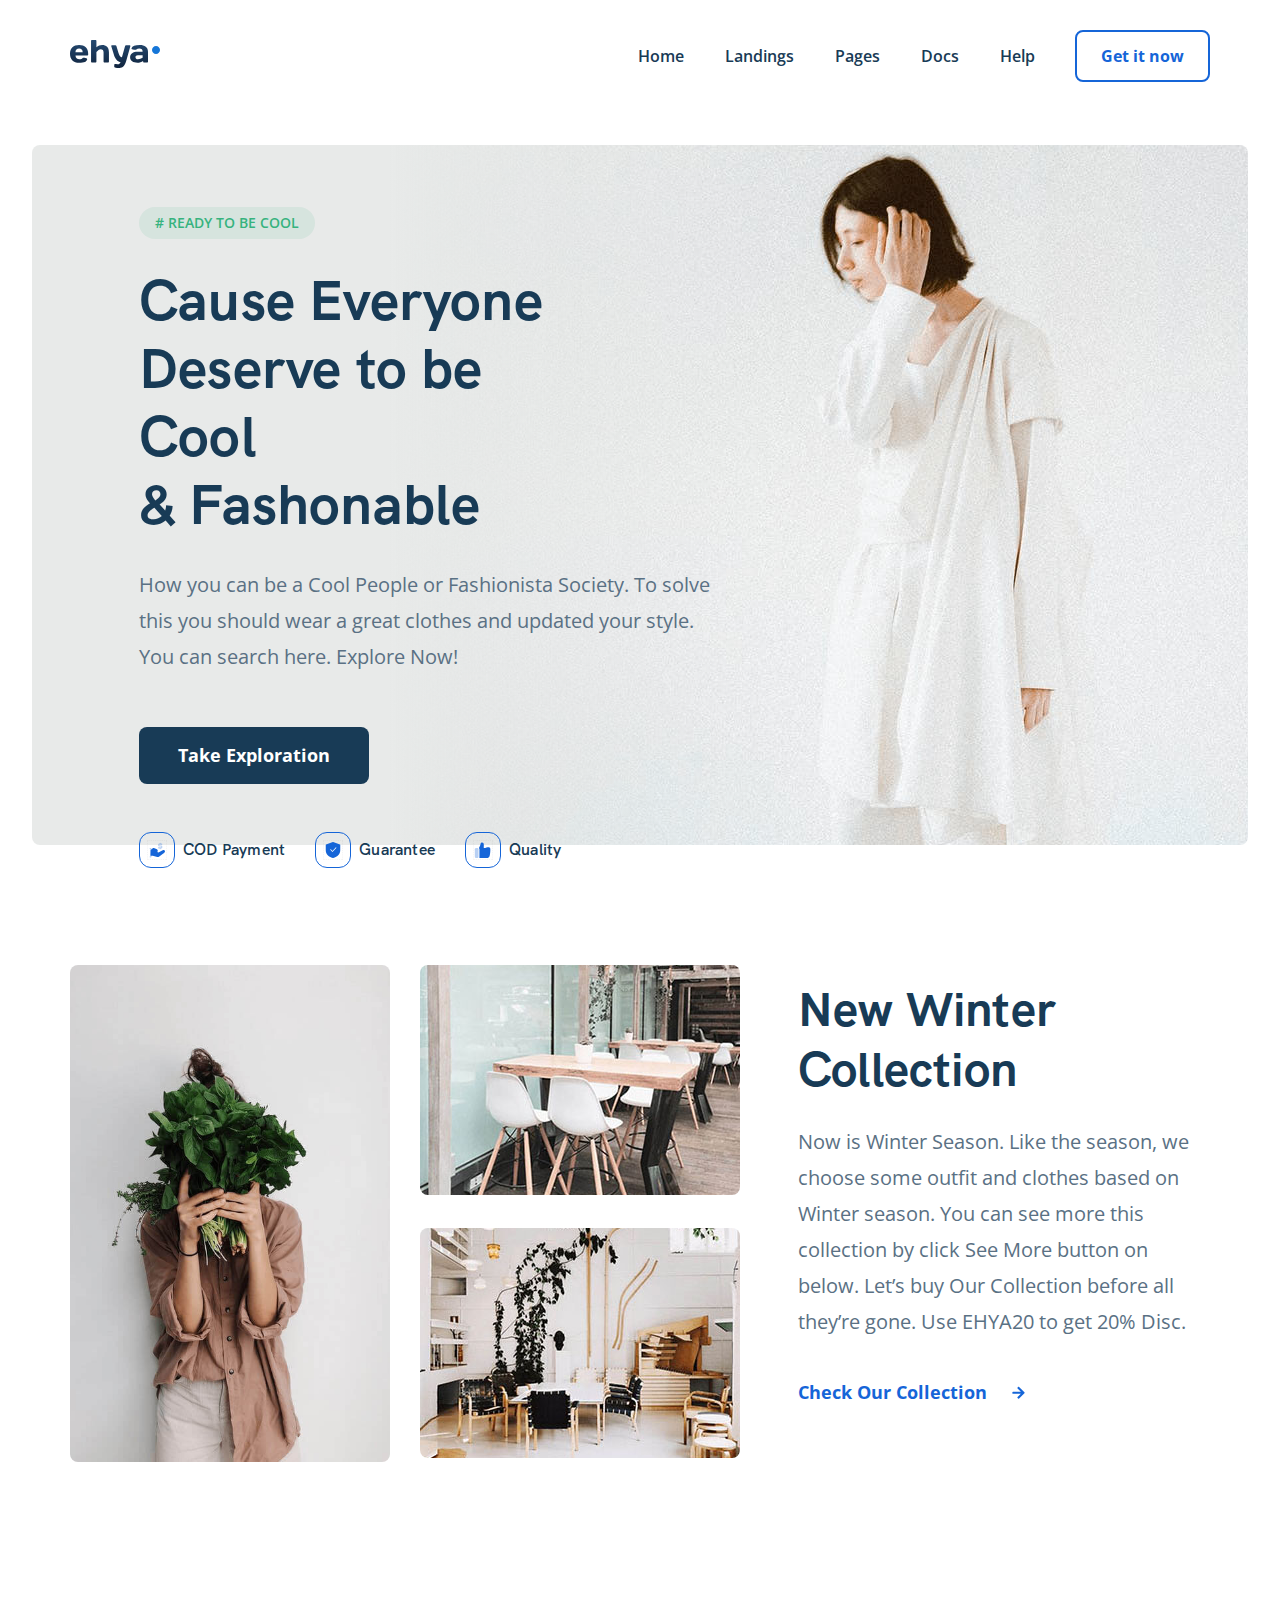
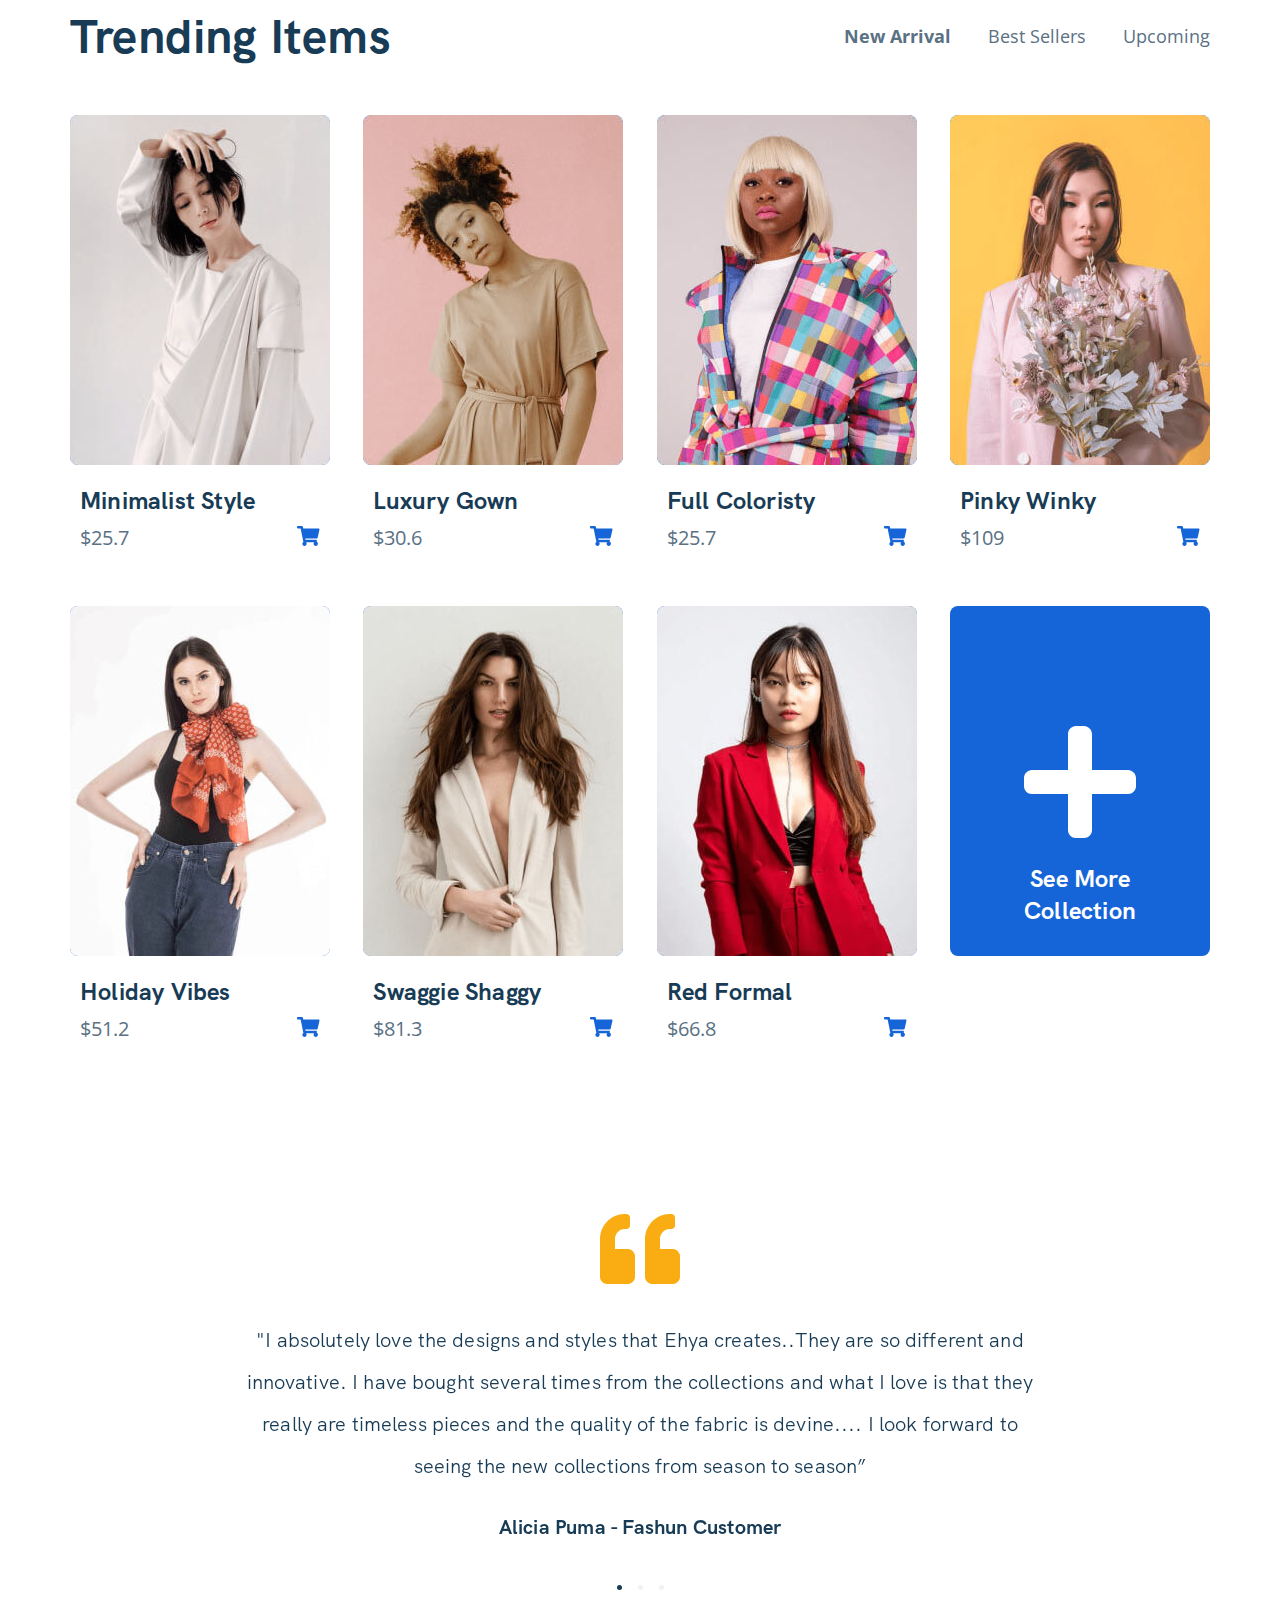
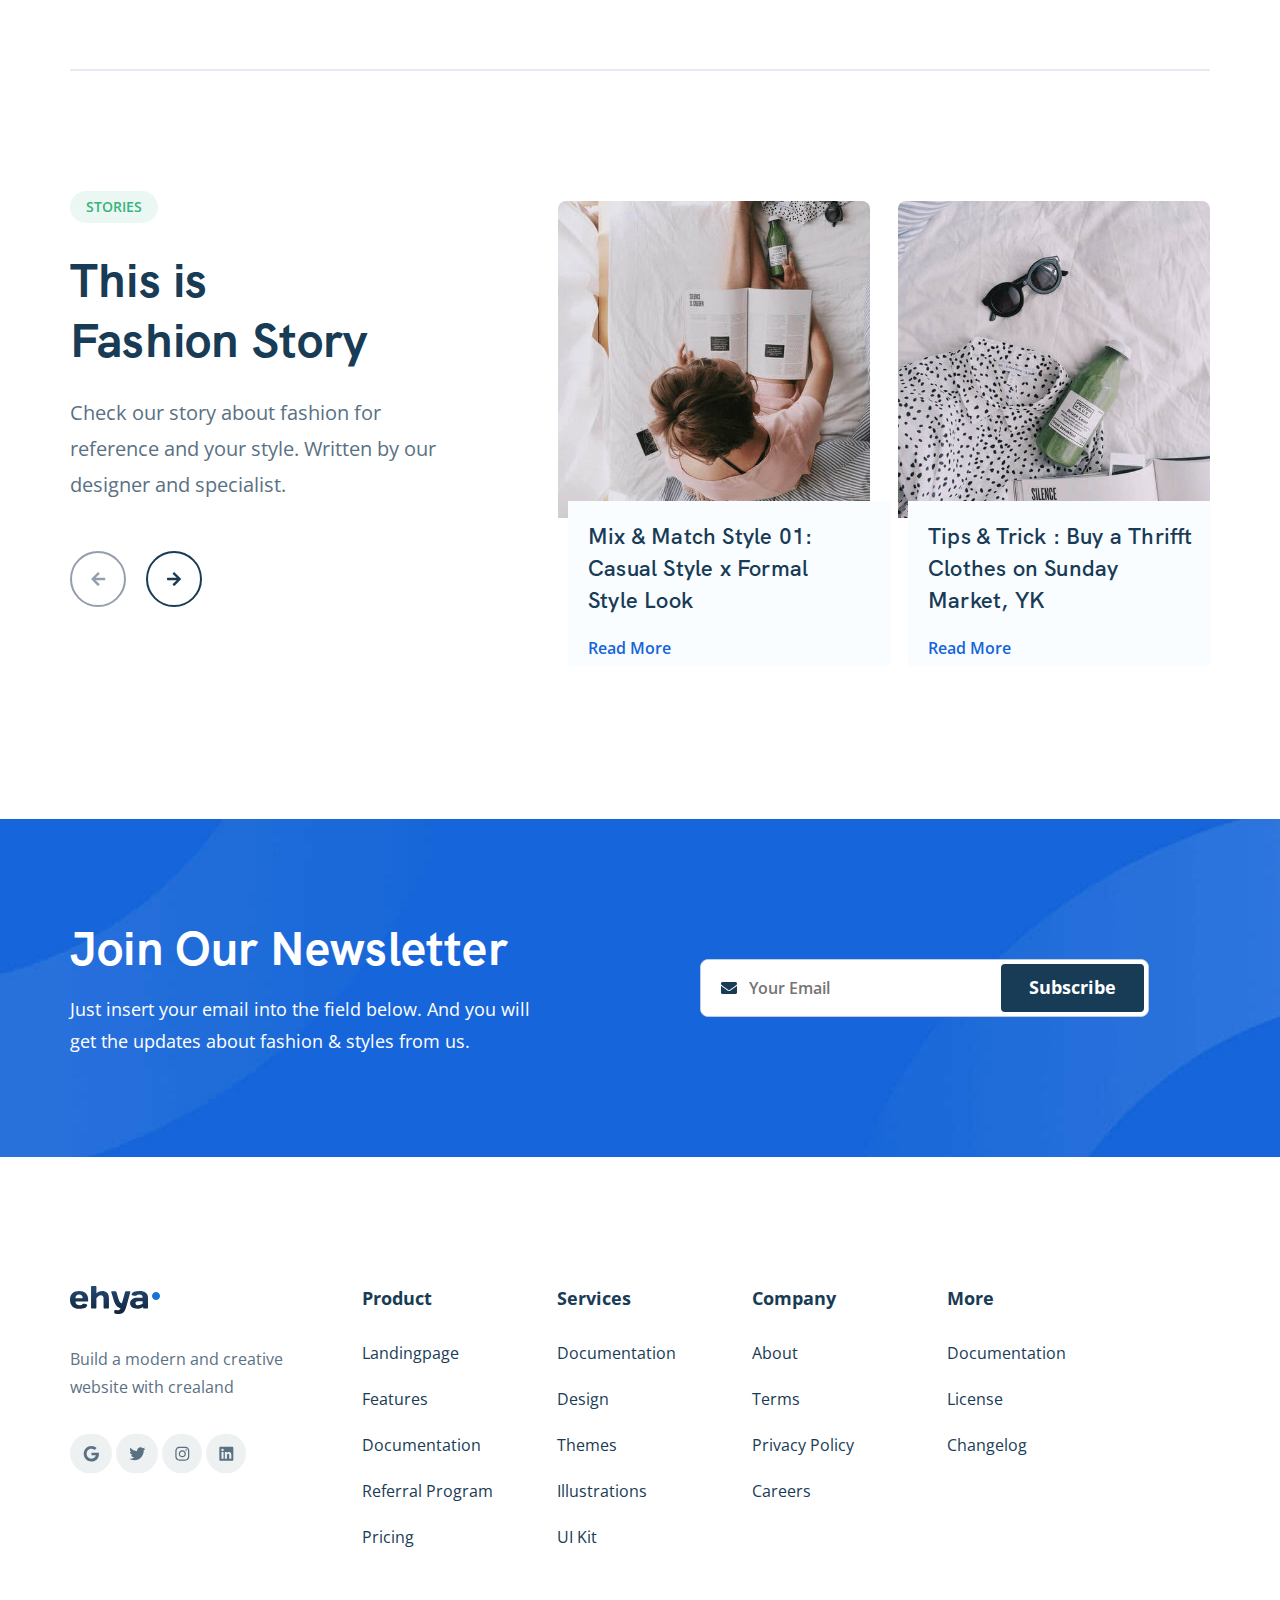
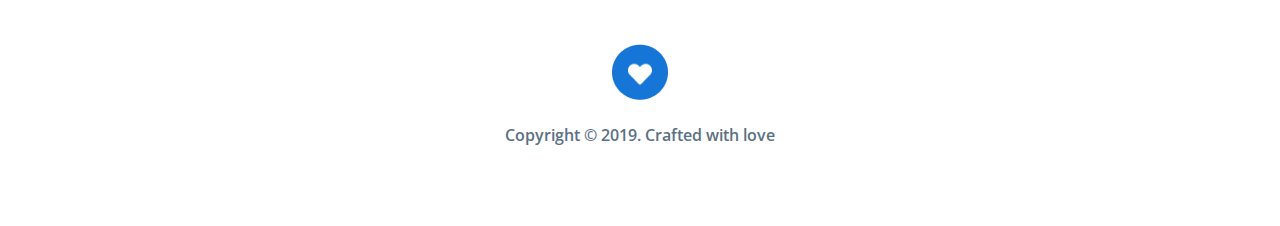
<file: index.html>
<!DOCTYPE html>
<html lang="en">
  <head>
    <meta charset="UTF-8" />
    <meta name="viewport" content="width=device-width, initial-scale=1.0" />
    <title>EHYA - Fashion</title>
    <!-- Подключение favicon -->
    <link rel="shortcut icon" href="img/favicon.ico" type="image/x-icon" />
    <link rel="icon" href="img/favicon.ico" type="image/x-icon" />
    <!-- Подключение шрифтов -->
    <link
      href="https://fonts.googleapis.com/css2?family=Open+Sans:wght@400;600;700&display=swap"
      rel="stylesheet"
    />
    <!-- Подключение слайдера swiper bundle -->
    <link rel="stylesheet" href="css/swiper-bundle.min.css" />
    <!-- Подключение файлов css -->
    <link rel="stylesheet" href="css/normalize.css" />
    <link rel="stylesheet" href="css/style.css" />
  </head>
  <body>
    <header class="header header__fixed">
      <div class="container">
        <div class="navbar">
          <a href="index.html" class="logo">
            <img src="img/Logo.svg" alt="Logo: EHYA" />
            <!--class="logo__image"-->
          </a>
          <div class="menu">
            <a class="close">
              <img src="img/header/Close.svg" alt="Icon: Close" />
            </a>
            <ul class="navbar-menu">
              <li class="navbar-menu__li">
                <a class="navbar-menu__item" href="#">Home</a>
              </li>
              <li class="navbar-menu__li">
                <a class="navbar-menu__item" href="#">Landings</a>
              </li>
              <li class="navbar-menu__li">
                <a class="navbar-menu__item" href="#">Pages</a>
              </li>
              <li class="navbar-menu__li">
                <a class="navbar-menu__item" href="#">Docs</a>
              </li>
              <li class="navbar-menu__li">
                <a class="navbar-menu__item" href="#">Help</a>
              </li>
            </ul>
            <button class="menu__button">Get it now</button>
          </div>
          <!-- /.menu -->
          <button class="navbar__button navbar-button">
            <span class="navbar__button_line"></span>
            <span class="navbar__button_line"></span>
            <span class="navbar__button_line"></span>
          </button>
        </div>
        <!-- /.navbar -->
      </div>
      <!-- /.container -->
    </header>
    <div class="hero">
      <div class="hero-content">
        <div class="hashtag"># READY TO BE COOL</div>
        <!-- /.hashtag -->
        <h2 class="hero-content__title">
          Cause Everyone<br />Deserve to be Cool<br />& Fashonable
        </h2>

        <span class="hero-content__text"
          >How you can be a Cool People or Fashionista Society. To solve this
          you should wear a great clothes and updated your style. You can search
          here. Explore Now!</span
        >
        <button class="hero-content__button">Take Exploration</button>
        <div class="hero-content__icons">
          <div class="hero-content__link">
            <div class="hero-content__border">
              <img
                class="hero-content__img"
                src="img/hero/payment.svg"
                alt="Icon: Payment"
              />
            </div>
            COD Payment
          </div>
          <div class="hero-content__link">
            <div class="hero-content__border">
              <img
                class="hero-content__img"
                src="img/hero/guarantee.svg"
                alt="Icon: Guarantee"
              />
            </div>
            Guarantee
          </div>
          <div class="hero-content__link">
            <div class="hero-content__border">
              <img
                class="hero-content__img"
                src="img/hero/quality.svg"
                alt="Icon: Quality"
              />
            </div>
            Quality
          </div>
        </div>
        <!-- /.hero-content__icons -->
      </div>
      <!-- /.content -->
    </div>
    <!-- /.container-hero -->
    <div class="collection">
      <div class="container collection-container">
        <div class="collection-imgs">
          <img
            src="img/collection/collection-1.jpg"
            alt="Photo: collection"
            class="collection-imgs__img"
          />
          <div class="collection-imgs__block">
            <img
              src="img/collection/collection-2.jpg"
              alt="Photo: collection"
              class="collection-imgs__block-img collection-imgs__block-mb"
            />
            <img
              src="img/collection/collection-3.jpg"
              alt="Photo: collection"
              class="collection-imgs__block-img"
            />
          </div>
          <!-- /.collection-img__block -->
        </div>
        <!-- /.collection__imgs -->
        <div class="collection-content">
          <h3 class="collection-content__title title">New Winter Collection</h3>
          <span class="collection-content__text"
            >Now is Winter Season. Like the season, we choose some outfit and
            clothes based on Winter season. You can see more this collection by
            click See More button on below. Let’s buy Our Collection before all
            they’re gone. Use EHYA20 to get 20% Disc.</span
          >
          <a href="#" class="collection-content__link"
            >Check Our Collection
            <img
              class="collection-content__arrow"
              src="img/collection/arrow.svg"
              alt="Icon: Arrow"
            />
          </a>
        </div>
        <!-- /.collection__content -->
      </div>
      <!-- /.container -->
    </div>
    <!-- /.collection -->
    <div class="trending">
      <div class="container trending-container">
        <div class="trending__wrapper">
          <h3 class="trending__title title">Trending Items</h3>
          <div class="trending-category">
            <a
              data-target=".new"
              class="trending-category__link trending-category__link--active"
              >New Arrival</a
            >
            <a data-target=".best" class="trending-category__link"
              >Best Sellers</a
            >
            <a data-target=".upcoming" class="trending-category__link"
              >Upcoming</a
            >
          </div>
          <!-- /.trending-category -->
        </div>
        <!-- /.trending__wrapper -->
        <div class="trending__cards">
          <div class="trending-card trending-card--visible new upcoming">
            <img
              class="trending-card__img"
              src="img/trending/card-1.jpg"
              alt="Minimalist Style"
            />
            <h4 class="trending-card__title">Minimalist Style</h4>
            <div class="trending-purchase">
              <span class="trending-purchase__price">$25.7</span>
              <a href="#">
                <img
                  src="img/trending/shopping-cart.svg"
                  alt="icon:shopping cart"
                  class="trending-purchase__icon"
                />
              </a>
            </div>
            <!-- /.purchase -->
          </div>
          <!-- /.trending__card -->
          <div class="trending-card trending-card--visible new best">
            <img
              class="trending-card__img"
              src="img/trending/card-2.jpg"
              alt="Luxury Gown"
            />
            <h4 class="trending-card__title">Luxury Gown</h4>
            <div class="trending-purchase">
              <span class="trending-purchase__price">$30.6</span>
              <a href="#">
                <img
                  src="img/trending/shopping-cart.svg"
                  alt="icon:shopping cart"
                  class="trending-purchase__icon"
                />
              </a>
            </div>
            <!-- /.purchase -->
          </div>
          <!-- /.trending__card -->
          <div class="trending-card trending-card--visible new upcoming">
            <img
              class="trending-card__img"
              src="img/trending/card-3.jpg"
              alt="Full Coloristy"
            />
            <h4 class="trending-card__title">Full Coloristy</h4>
            <div class="trending-purchase">
              <span class="trending-purchase__price">$25.7</span>
              <a href="#">
                <img
                  src="img/trending/shopping-cart.svg"
                  alt="icon:shopping cart"
                  class="trending-purchase__icon"
                />
              </a>
            </div>
            <!-- /.purchase -->
          </div>
          <!-- /.trending__card -->
          <div class="trending-card trending-card--visible new best">
            <img
              class="trending-card__img"
              src="img/trending/card-4.jpg"
              alt="Pinky Winky"
            />
            <h4 class="trending-card__title">Pinky Winky</h4>
            <div class="trending-purchase">
              <span class="trending-purchase__price">$109</span>
              <a href="#">
                <img
                  src="img/trending/shopping-cart.svg"
                  alt="icon:shopping cart"
                  class="trending-purchase__icon"
                />
              </a>
            </div>
            <!-- /.purchase -->
          </div>
          <!-- /.trending__card -->
          <div class="trending-card trending-card--visible new best">
            <img
              class="trending-card__img"
              src="img/trending/card-5.jpg"
              alt="Holiday Vibes"
            />
            <h4 class="trending-card__title">Holiday Vibes</h4>
            <div class="trending-purchase">
              <span class="trending-purchase__price">$51.2</span>
              <a href="#">
                <img
                  src="img/trending/shopping-cart.svg"
                  alt="icon:shopping cart"
                  class="trending-purchase__icon"
                />
              </a>
            </div>
            <!-- /.purchase -->
          </div>
          <!-- /.trending__card -->
          <div class="trending-card trending-card--visible new upcoming">
            <img
              class="trending-card__img"
              src="img/trending/card-6.jpg"
              alt="Swaggie Shaggy"
            />
            <h4 class="trending-card__title">Swaggie Shaggy</h4>
            <div class="trending-purchase">
              <span class="trending-purchase__price">$81.3</span>
              <a href="#">
                <img
                  src="img/trending/shopping-cart.svg"
                  alt="icon:shopping cart"
                  class="trending-purchase__icon"
                />
              </a>
            </div>
            <!-- /.purchase -->
          </div>
          <!-- /.trending__card -->
          <div class="trending-card trending-card--visible new">
            <img
              class="trending-card__img"
              src="img/trending/card-7.jpg"
              alt="Red Formal"
            />
            <h4 class="trending-card__title">Red Formal</h4>
            <div class="trending-purchase">
              <span class="trending-purchase__price">$66.8</span>
              <a href="#">
                <img
                  src="img/trending/shopping-cart.svg"
                  alt="icon:shopping cart"
                  class="trending-purchase__icon"
                />
              </a>
            </div>
            <!-- /.purchase -->
          </div>
          <!-- /.trending__card -->
          <div class="trending-card trending-card--visible new best upcoming">
            <div class="trending-card__img">
              <a href="#" class="trending-card__text">
                <img
                  class="trending-card__plus"
                  src="img/trending/plus.svg"
                  alt="Icon: Plus"
                />
                See More Collection</a
              >
            </div>
          </div>
          <!-- /.trending-card -->
        </div>
        <!-- /.trending__cards -->
      </div>
      <!-- /.container -->
    </div>
    <!-- /.trending -->
    <div class="testimonial">
      <div class="container testimonial-container">
        <div class="swiper-container testimonial-container">
          <div class="swiper-wrapper testimonial-wrapper">
            <!-- Slides -->
            <div class="swiper-slide testimonial-slide">
              <img
                class="testimonial-slide__img"
                src="img/testimonial/quote-left.png"
                alt="icon: quote"
              />
              <span class="testimonial-slide__comment">
                "I absolutely love the designs and styles that Ehya
                creates..They are so different and innovative. I have bought
                several times from the collections and what I love is that they
                really are timeless pieces and the quality of the fabric is
                devine.... I look forward to seeing the new collections from
                season to season”</span
              >
              <span class="testimonial-slide__autor"
                >Alicia Puma - Fashun Customer</span
              >
            </div>
            <!-- First slide -->
            <div class="swiper-slide testimonial-slide">
              <img
                class="testimonial-slide__img"
                src="img/testimonial/quote-left.png"
                alt="icon: quote"
              />
              <span class="testimonial-slide__comment">
                "I think like a naive girl ... " the next block is easier, I
                quickly make it up and start the next one." When it comes to
                layout, it turns out that there is an element that you need to
                deal with and all hopes of making a site in two days
                disappear”</span
              >
              <span class="testimonial-slide__autor">Cry of the soul</span>
            </div>
            <!-- Second slide -->
            <div class="swiper-slide testimonial-slide">
              <img
                class="testimonial-slide__img"
                src="img/testimonial/quote-left.png"
                alt="icon: quote"
              />
              <span class="testimonial-slide__comment">
                "The course on layout is steep. So much material to master in a
                month and a half. This is mega super. On its own, the same
                volume would have to be covered much longer. Artem tells
                everything clearly, and the curators help and support. I had two
                handlers and both were sweethearts”</span
              >
              <span class="testimonial-slide__autor"
                >Svetlana Iskadronova - Student</span
              >
            </div>
            <!-- Third slide -->
          </div>
          <!-- /.swiper-wrapper -->
          <div class="swiper-pagination"></div>
        </div>
        <!-- /.swiper-container -->
      </div>
      <!-- /.container -->
    </div>
    <!-- /.testimonial -->
    <div class="stories">
      <div class="container stories__container">
        <div class="line"></div>
        <div class="stories-wrapper">
          <div class="story-block">
            <span class="story-hashtag">STORIES</span>
            <h3 class="title story-title">
              This is Fashion&nbsp;Story
            </h3>
            <span class="story-text"
              >Check our story about fashion for reference and your style.
              Written by our designer and specialist.</span
            >
          </div>
          <!-- /.story -->
          <div class="swiper-container story-container">
            <div class="swiper-wrapper story-wrapper">
              <div class="swiper-slide story-slides">
                <div class="story-slide">
                  <img
                    class="story-slide__img"
                    src="img/stories/slider-1.jpg"
                    alt="Photo: Slide-1"
                  />
                  <div class="story-slide__text">
                    <span class="story-slide__title"
                      >Mix & Match Style 01: Casual Style x Formal Style
                      Look</span
                    >
                    <a href="#" class="story-slide__more">Read More</a>
                  </div>
                  <!-- /.story-slide__text -->
                </div>
                <div class="story-slide">
                  <img
                    class="story-slide__img"
                    src="img/stories/slider-2.jpg"
                    alt="Photo: Slide-2"
                  />
                  <div class="story-slide__text">
                    <span class="story-slide__title"
                      >Tips & Trick : Buy a Thrifft Clothes on Sunday Market,
                      YK</span
                    >
                    <a href="#" class="story-slide__more">Read More</a>
                  </div>
                  <!-- /.story-slide__text -->
                </div>
              </div>
              <!-- /.swiper-slide -->
              <div class="swiper-slide story-slides">
                <div class="story-slide">
                  <img
                    class="story-slide__img"
                    src="img/stories/slider-3.jpg"
                    alt="Photo: Slide-3"
                  />
                  <div class="story-slide__text">
                    <span class="story-slide__title"
                      >New trends and new styles appear frequently.</span
                    >
                    <a href="#" class="story-slide__more">Read More</a>
                  </div>
                  <!-- /.story-slide__text -->
                </div>
                <div class="story-slide">
                  <img
                    class="story-slide__img"
                    src="img/stories/slider-4.jpg"
                    alt="Photo: Slide-4"
                  />
                  <div class="story-slide__text">
                    <span class="story-slide__title"
                      >New trends and new styles appear frequently.</span
                    >
                    <a href="#" class="story-slide__more">Read More</a>
                  </div>
                  <!-- /.story-slide__text -->
                </div>
              </div>
            </div>
          </div>
          <div class="story-buttons">
            <button class="story-button story-button__prev"></button>
            <button class="story-button story-button__next"></button>
          </div>
          <!-- /.story-button -->
        </div>
        <!-- /.stories-wrapper -->
      </div>
      <!-- /.container -->
    </div>
    <!-- /.stories -->
    <section class="newsletter">
      <div class="newsletter-wrapper container">
        <div class="newsletter-text">
          <h3 class="title newsletter-title newsletter__title">
            Join Our Newsletter
          </h3>
          <span class="newsletter-text__strong"
            >Just insert your email into the field below. And you will get the
            updates about fashion & styles from us.</span
          >
        </div>
        <!-- /.newsletter-text -->
        <form
          action="send.php"
          method="POST"
          class="subscribe newsletter__subscribe mail-newsletter"
        >
          <div class="subscribe__input-group">
            <img
              class="subscribe__icon"
              src="img/newsletter/email.svg"
              alt="Icon: Email"
            />
            <input
              type="email"
              class="subscribe__input"
              placeholder="Your&nbsp;Email"
              name="email"
              required
            />
          </div>
          <button class="subscribe-button subscribe-button_form">
            Subscribe
          </button>
        </form>
        <!-- <button class="subscribe-button subscribe-button_mobile">
          Subscribe
        </button> -->
      </div>
      <!-- /.newsletter-wrapper -->
    </section>
    <footer class="footer">
      <div class="container">
        <div class="footer-wrapper">
          <div class="footer-top">
            <div class="footer-website">
              <a href="index.html" class="logo footer-website__logo">
                <img src="img/Logo.svg" alt="Logo: EHYA" />
              </a>
              <span class="footer-website__text"
                >Build a modern and creative website with crealand</span
              >
              <div class="footer-social">
                <a
                  href="https://myaccount.google.com"
                  class="footer-social__icon"
                  target="_blank"
                >
                  <img src="img/footer/google-plus.svg" alt="Icon: Google"
                /></a>

                <a
                  href="https://twitter.com/"
                  class="footer-social__icon"
                  target="_blank"
                >
                  <img src="img/footer/twitter.svg" alt="Icon: Twitter"
                /></a>
                <a
                  href="https://www.instagram.com"
                  class="footer-social__icon"
                  target="_blank"
                >
                  <img src="img/footer/instagram.svg" alt="Icon: Instagram"
                /></a>

                <a
                  href="https://linkedin.com"
                  class="footer-social__icon"
                  target="_blank"
                >
                  <img src="img/footer/linked-in.svg" alt="Icon: Lincen In"
                /></a>
              </div>
              <!-- /.footer-social -->
            </div>
            <!-- /.footer-website -->
            <div class="footer-menu">
              <div class="footer-menu__list">
                <h4 class="footer-menu__title">Product</h4>
                <ul class="footer-menu__ul">
                  <li class="footer-menu__item">
                    <a class="footer-menu__link" href="#">Landingpage</a>
                  </li>
                  <li class="footer-menu__item">
                    <a class="footer-menu__link" href="#">Features</a>
                  </li>
                  <li class="footer-menu__item">
                    <a class="footer-menu__link" href="#">Documentation</a>
                  </li>
                  <li class="footer-menu__item">
                    <a class="footer-menu__link" href="#">Referral Program</a>
                  </li>
                  <li class="footer-menu__item">
                    <a class="footer-menu__link" href="#">Pricing</a>
                  </li>
                </ul>
              </div>
              <!-- /.footer-menu__list Product -->
              <div class="footer-menu__list">
                <h4 class="footer-menu__title">Services</h4>
                <ul class="footer-menu__ul">
                  <li class="footer-menu__item">
                    <a class="footer-menu__link" href="#">Documentation</a>
                  </li>
                  <li class="footer-menu__item">
                    <a class="footer-menu__link" href="#">Design</a>
                  </li>
                  <li class="footer-menu__item">
                    <a class="footer-menu__link" href="#">Themes</a>
                  </li>
                  <li class="footer-menu__item">
                    <a class="footer-menu__link" href="#">Illustrations</a>
                  </li>
                  <li class="footer-menu__item">
                    <a class="footer-menu__link" href="#">UI Kit</a>
                  </li>
                </ul>
              </div>
              <!-- /.footer-menu__list Services -->
              <div class="footer-menu__list">
                <h4 class="footer-menu__title">Company</h4>
                <ul class="footer-menu__ul">
                  <li class="footer-menu__item">
                    <a class="footer-menu__link" href="#">About</a>
                  </li>
                  <li class="footer-menu__item">
                    <a class="footer-menu__link" href="#">Terms</a>
                  </li>
                  <li class="footer-menu__item">
                    <a class="footer-menu__link" href="#">Privacy Policy</a>
                  </li>
                  <li class="footer-menu__item">
                    <a class="footer-menu__link" href="#">Careers</a>
                  </li>
                </ul>
              </div>
              <!-- /.footer-menu__list Company -->
              <div class="footer-menu__list">
                <h4 class="footer-menu__title">More</h4>
                <ul class="footer-menu__ul">
                  <li class="footer-menu__item">
                    <a class="footer-menu__link" href="#">Documentation</a>
                  </li>
                  <li class="footer-menu__item">
                    <a class="footer-menu__link" href="#">License</a>
                  </li>
                  <li class="footer-menu__item">
                    <a class="footer-menu__link" href="#">Changelog</a>
                  </li>
                </ul>
              </div>
              <!-- /.footer-menu__list More -->
            </div>
            <!-- /.footer-menu -->
          </div>
          <!-- /.footer-top -->
          <div class="footer-bottom">
            <img
              class="footer-bottom__heart"
              src="img/footer/heart.png"
              alt="Icon: Heart"
            />
            <span class="footer-bottom__copyright"
              >Copyright © 2019. Crafted with love</span
            >
          </div>
          <!-- /.footer-bottom -->
        </div>
        <!-- /.footer-wrapper -->
      </div>
    </footer>
    <!-- /.footer -->
    <script src="js/jquery-3.5.1.min.js"></script>
    <script src="js/swiper-bundle.min.js"></script>
    <script src="js/jquery.validate.min.js"></script>
    <script src="js/main.js"></script>
  </body>
</html>
</file>
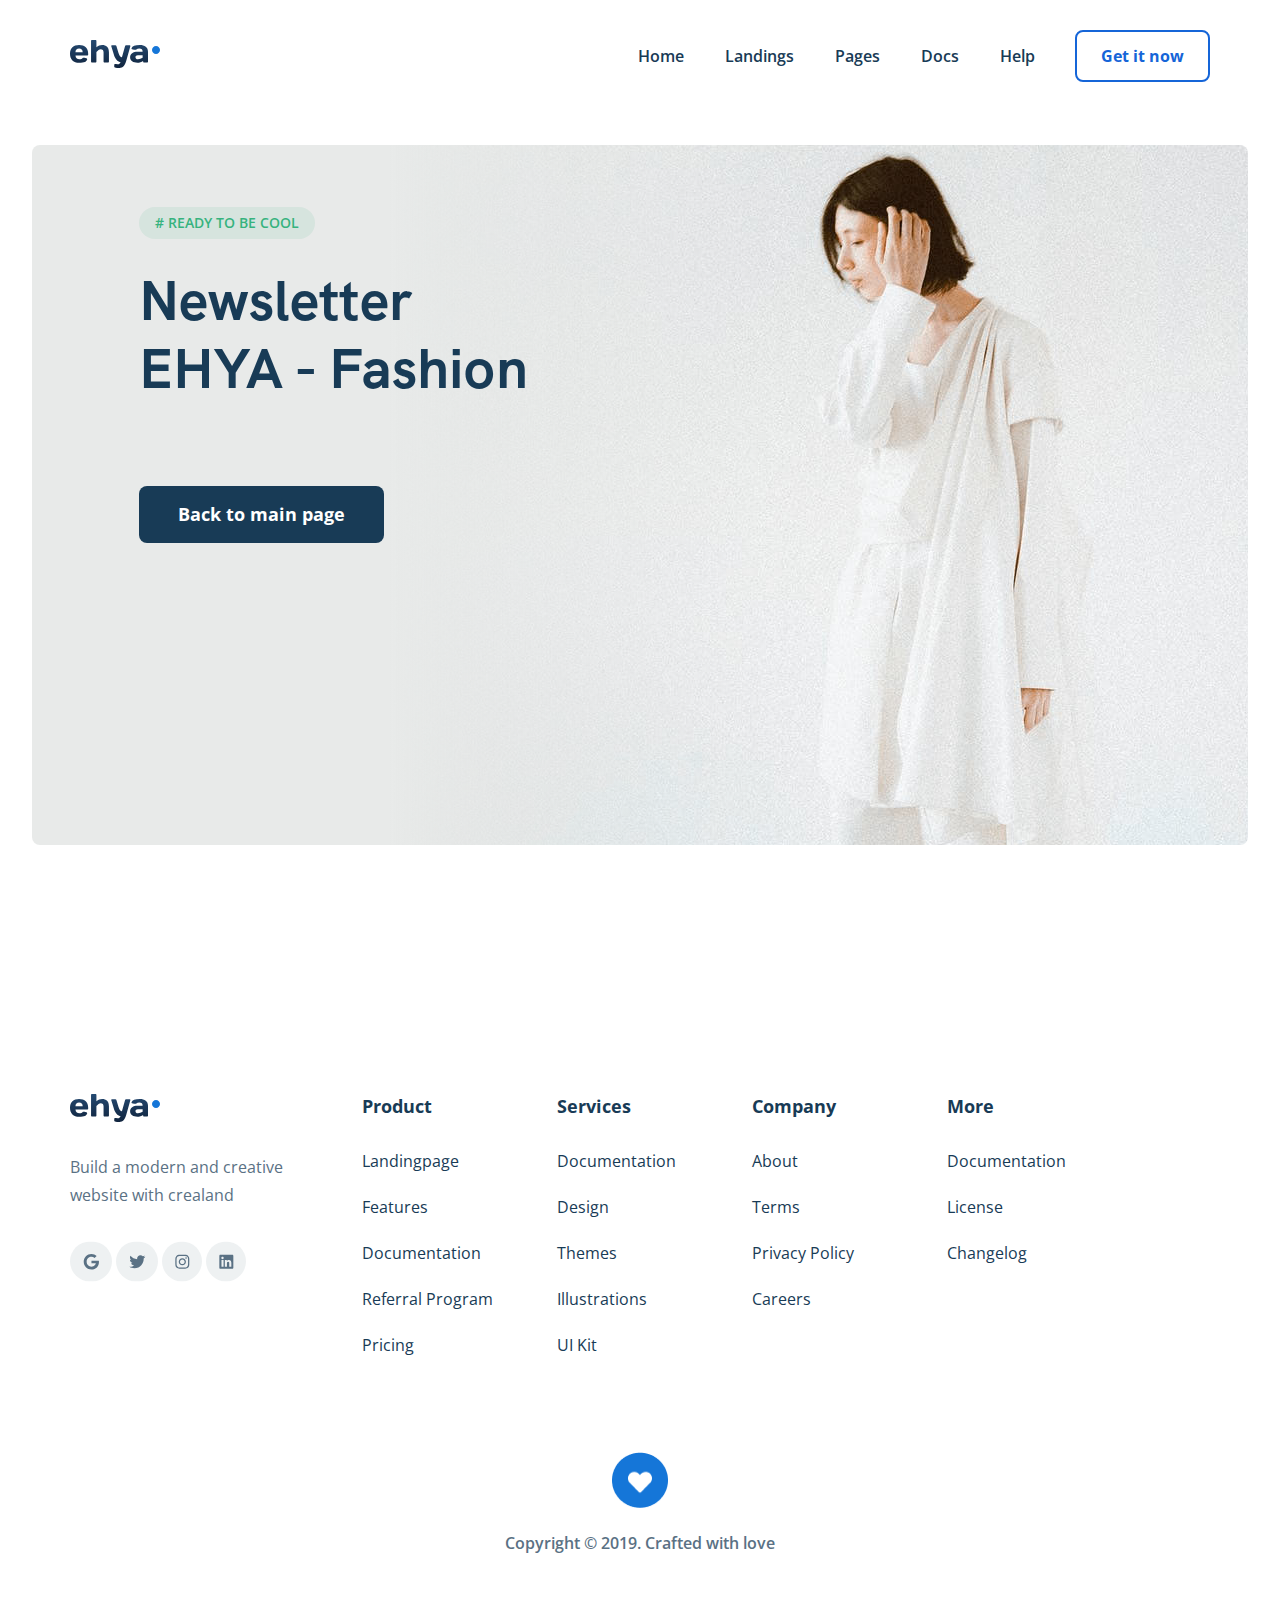
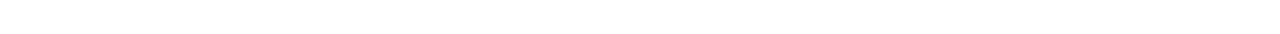
<file: newsletter.html>
<!DOCTYPE html>
<html lang="en">
  <head>
    <meta charset="UTF-8" />
    <meta name="viewport" content="width=device-width, initial-scale=1.0" />
    <title>EHYA - Fashion</title>
    <!-- Подключение favicon -->
    <link rel="shortcut icon" href="img/favicon.ico" type="image/x-icon" />
    <link rel="icon" href="img/favicon.ico" type="image/x-icon" />
    <!-- Подключение шрифтов -->
    <link
      href="https://fonts.googleapis.com/css2?family=Open+Sans:wght@400;600;700&display=swap"
      rel="stylesheet"
    />
    <!-- Подключение слайдера swiper bundle -->
    <link rel="stylesheet" href="css/swiper-bundle.min.css" />
    <!-- Подключение файлов css -->
    <link rel="stylesheet" href="css/normalize.css" />
    <link rel="stylesheet" href="css/style.css" />
  </head>
  <body>
    <header class="header header__fixed">
      <div class="container">
        <div class="navbar">
          <a href="index.html" class="logo">
            <img src="img/Logo.svg" alt="Logo: EHYA" />
            <!--class="logo__image"-->
          </a>
          <div class="menu">
            <a class="close">
              <img src="img/header/Close.svg" alt="Icon: Close" />
            </a>
            <ul class="navbar-menu">
              <li class="navbar-menu__li">
                <a class="navbar-menu__item" href="#">Home</a>
              </li>
              <li class="navbar-menu__li">
                <a class="navbar-menu__item" href="#">Landings</a>
              </li>
              <li class="navbar-menu__li">
                <a class="navbar-menu__item" href="#">Pages</a>
              </li>
              <li class="navbar-menu__li">
                <a class="navbar-menu__item" href="#">Docs</a>
              </li>
              <li class="navbar-menu__li">
                <a class="navbar-menu__item" href="#">Help</a>
              </li>
            </ul>
            <button class="menu__button">Get it now</button>
          </div>
          <!-- /.menu -->
          <button class="navbar__button navbar-button">
            <span class="navbar__button_line"></span>
            <span class="navbar__button_line"></span>
            <span class="navbar__button_line"></span>
          </button>
        </div>
        <!-- /.navbar -->
      </div>
      <!-- /.container -->
    </header>
    <div class="hero">
      <div class="hero-content">
        <div class="hashtag"># READY TO BE COOL</div>
        <!-- /.hashtag -->
        <h2 class="hero-content__title">Newsletter<br />EHYA - Fashion</h2>
        <br />
        <br />
        <br />
        <button class="hero-content__button">
          <a class="hero-content__button_link" href="index.html"
            >Back to main page</a
          >
        </button>
      </div>
      <!-- /.content -->
    </div>

    <footer class="footer">
      <div class="container">
        <div class="footer-wrapper">
          <div class="footer-top">
            <div class="footer-website">
              <a href="index.html" class="logo footer-website__logo">
                <img src="img/Logo.svg" alt="Logo: EHYA" />
              </a>
              <span class="footer-website__text"
                >Build a modern and creative website with crealand</span
              >
              <div class="footer-social">
                <a
                  href="https://myaccount.google.com"
                  class="footer-social__icon"
                  target="_blank"
                >
                  <img src="img/footer/google-plus.svg" alt="Icon: Google"
                /></a>

                <a
                  href="https://twitter.com/"
                  class="footer-social__icon"
                  target="_blank"
                >
                  <img src="img/footer/twitter.svg" alt="Icon: Twitter"
                /></a>
                <a
                  href="https://www.instagram.com"
                  class="footer-social__icon"
                  target="_blank"
                >
                  <img src="img/footer/instagram.svg" alt="Icon: Instagram"
                /></a>

                <a
                  href="https://linkedin.com"
                  class="footer-social__icon"
                  target="_blank"
                >
                  <img src="img/footer/linked-in.svg" alt="Icon: Lincen In"
                /></a>
              </div>
              <!-- /.footer-social -->
            </div>
            <!-- /.footer-website -->
            <div class="footer-menu">
              <div class="footer-menu__list">
                <h4 class="footer-menu__title">Product</h4>
                <ul class="footer-menu__ul">
                  <li class="footer-menu__item">
                    <a class="footer-menu__link" href="#">Landingpage</a>
                  </li>
                  <li class="footer-menu__item">
                    <a class="footer-menu__link" href="#">Features</a>
                  </li>
                  <li class="footer-menu__item">
                    <a class="footer-menu__link" href="#">Documentation</a>
                  </li>
                  <li class="footer-menu__item">
                    <a class="footer-menu__link" href="#">Referral Program</a>
                  </li>
                  <li class="footer-menu__item">
                    <a class="footer-menu__link" href="#">Pricing</a>
                  </li>
                </ul>
              </div>
              <!-- /.footer-menu__list Product -->
              <div class="footer-menu__list">
                <h4 class="footer-menu__title">Services</h4>
                <ul class="footer-menu__ul">
                  <li class="footer-menu__item">
                    <a class="footer-menu__link" href="#">Documentation</a>
                  </li>
                  <li class="footer-menu__item">
                    <a class="footer-menu__link" href="#">Design</a>
                  </li>
                  <li class="footer-menu__item">
                    <a class="footer-menu__link" href="#">Themes</a>
                  </li>
                  <li class="footer-menu__item">
                    <a class="footer-menu__link" href="#">Illustrations</a>
                  </li>
                  <li class="footer-menu__item">
                    <a class="footer-menu__link" href="#">UI Kit</a>
                  </li>
                </ul>
              </div>
              <!-- /.footer-menu__list Services -->
              <div class="footer-menu__list">
                <h4 class="footer-menu__title">Company</h4>
                <ul class="footer-menu__ul">
                  <li class="footer-menu__item">
                    <a class="footer-menu__link" href="#">About</a>
                  </li>
                  <li class="footer-menu__item">
                    <a class="footer-menu__link" href="#">Terms</a>
                  </li>
                  <li class="footer-menu__item">
                    <a class="footer-menu__link" href="#">Privacy Policy</a>
                  </li>
                  <li class="footer-menu__item">
                    <a class="footer-menu__link" href="#">Careers</a>
                  </li>
                </ul>
              </div>
              <!-- /.footer-menu__list Company -->
              <div class="footer-menu__list">
                <h4 class="footer-menu__title">More</h4>
                <ul class="footer-menu__ul">
                  <li class="footer-menu__item">
                    <a class="footer-menu__link" href="#">Documentation</a>
                  </li>
                  <li class="footer-menu__item">
                    <a class="footer-menu__link" href="#">License</a>
                  </li>
                  <li class="footer-menu__item">
                    <a class="footer-menu__link" href="#">Changelog</a>
                  </li>
                </ul>
              </div>
              <!-- /.footer-menu__list More -->
            </div>
            <!-- /.footer-menu -->
          </div>
          <!-- /.footer-top -->
          <div class="footer-bottom">
            <img
              class="footer-bottom__heart"
              src="img/footer/heart.png"
              alt="Icon: Heart"
            />
            <span class="footer-bottom__copyright"
              >Copyright © 2019. Crafted with love</span
            >
          </div>
          <!-- /.footer-bottom -->
        </div>
        <!-- /.footer-wrapper -->
      </div>
    </footer>
    <!-- /.footer -->
    <script src="js/jquery-3.5.1.min.js"></script>
    <script src="js/swiper-bundle.min.js"></script>
    <script src="js/main.js"></script>
  </body>
</html>
</file>
<file: css/style.css>
*{-webkit-box-sizing:border-box;box-sizing:border-box}@font-face{font-family:"HK Grotesk";src:url("../fonts/HKGrotesk-Regular.woff") format("woff"),url("../fonts/HKGrotesk-Regular.woff2") format("woff2");font-weight:400;font-display:swap}@font-face{font-family:"HK Grotesk";src:url("../fonts/HKGrotesk-SemiBold.woff") format("woff"),url("../fonts/HKGrotesk-SemiBold.woff2") format("woff2");font-weight:600;font-display:swap}@font-face{font-family:"HK Grotesk";src:url("../fonts/HKGrotesk-Bold.woff") format("woff"),url("../fonts/HKGrotesk-Bold.woff2") format("woff2");font-weight:700;font-display:swap}body{font-family:'Open Sans', sans-serif;color:#183B56;margin-top:145px}.container{width:1140px;margin:auto}img{max-width:100%}button{cursor:pointer;outline:none}.title{font-family:HK Grotesk;font-style:normal;font-weight:bold;font-size:48px;line-height:60px;letter-spacing:0.2px;color:#183B56}.error{position:absolute;font-size:12px;color:red;border-bottom:2px solid red;padding-left:10px;bottom:0px}.header__fixed{position:fixed;left:0;top:0;right:0;z-index:99;background-color:#fff}.navbar{display:-webkit-box;display:-ms-flexbox;display:flex;-webkit-box-pack:justify;-ms-flex-pack:justify;justify-content:space-between;-webkit-box-align:center;-ms-flex-align:center;align-items:center;padding:30px 0}.navbar-menu{display:-webkit-box;display:-ms-flexbox;display:flex;-webkit-box-pack:justify;-ms-flex-pack:justify;justify-content:space-between;list-style-type:none;margin:0;padding:0;min-width:397px}.navbar-menu__item{font-style:normal;font-weight:600;font-size:16px;line-height:22px;text-decoration:none;color:inherit}.navbar__button{display:none;height:18px;width:22px;background-color:transparent;border:none}.navbar__button_line{width:22px;height:2px;background-color:#3A4C66}.logo{width:90px}.menu{display:-webkit-box;display:-ms-flexbox;display:flex;-webkit-box-align:center;-ms-flex-align:center;align-items:center;-webkit-box-pack:justify;-ms-flex-pack:justify;justify-content:space-between}.menu__button{max-width:150px;padding:13px 24px;margin-left:40px;font-style:normal;font-weight:bold;font-size:16px;line-height:22px;color:#1565D8;background-color:transparent;border:2px solid #1565D8;-webkit-box-sizing:border-box;box-sizing:border-box;border-radius:8px}.close{display:none}.hero{position:relative;width:1280px;height:700px;margin:auto;border-radius:8px;background-position:358px -377px;background-color:#E8EAE9;background-image:-webkit-gradient(linear, right top, left top, color-stop(67.34%, rgba(238,238,238,0.0001)), to(#E8EAE9)),url("../img/hero/hero-bcg.jpg");background-image:linear-gradient(270deg, rgba(238,238,238,0.0001) 67.34%, #E8EAE9 100%),url("../img/hero/hero-bcg.jpg");background-repeat:repeat-y;padding-top:62px;padding-left:107px;margin-bottom:120px}.hero-content{display:-webkit-box;display:-ms-flexbox;display:flex;-webkit-box-orient:vertical;-webkit-box-direction:normal;-ms-flex-direction:column;flex-direction:column;-webkit-box-align:start;-ms-flex-align:start;align-items:flex-start;max-width:652px;min-height:592px}.hero-content__title{max-width:474px;margin-top:0;margin-bottom:28px;font-family:HK Grotesk;font-style:normal;font-weight:bold;font-size:56px;line-height:68px;letter-spacing:0.2px}.hero-content__text{max-width:587px;margin-bottom:52px;font-style:normal;font-weight:normal;font-size:20px;line-height:36px;color:#5A7184}.hero-content__button{font-style:normal;font-weight:bold;font-size:18px;line-height:25px;color:#fff;background:#183B56;border-radius:8px;padding:16px 39px;margin-bottom:48px;border:none}.hero-content__button_link{text-decoration:none;color:#fff}.hero-content__icons{display:-webkit-box;display:-ms-flexbox;display:flex}.hero-content__link{margin-right:30px;text-decoration:none;display:-webkit-box;display:-ms-flexbox;display:flex;-webkit-box-align:center;-ms-flex-align:center;align-items:center;color:#183B56;font-family:HK Grotesk;font-style:normal;font-weight:600;font-size:16px;line-height:20px;letter-spacing:0.2px}.hero-content__border{border:0.75px solid #1565D8;border-radius:12px;padding:7px;margin-right:8px;width:36px;height:36px}.hashtag{font-style:normal;font-weight:600;font-size:14px;line-height:20px;background:rgba(54,179,126,0.1);border-radius:2000px;color:#36B37E;padding:6px 16px;margin-bottom:28px}.collection-container{margin-bottom:145px;display:-webkit-box;display:-ms-flexbox;display:flex}.collection-imgs{display:-webkit-box;display:-ms-flexbox;display:flex}.collection-imgs__img{margin-right:30px;width:320px;min-height:100%;overflow:hidden;border-radius:8px;-o-object-fit:cover;object-fit:cover}.collection-imgs__block{margin-right:58px;width:320px}.collection-imgs__block-img{width:100%;height:230px;overflow:hidden;border-radius:8px;-o-object-fit:cover;object-fit:cover}.collection-imgs__block-mb{margin-bottom:30px}.collection-content{width:35.89%}.collection-content__title{margin-top:15px;margin-bottom:24px}.collection-content__text{max-width:392px;font-style:normal;font-weight:normal;font-size:20px;line-height:36px;color:#5A7184;margin-bottom:40px;display:block}.collection-content__link{font-style:normal;font-weight:bold;font-size:18px;line-height:25px;text-align:center;color:#1565D8;text-decoration:none}.collection-content__arrow{margin-left:20px}.trending{margin-bottom:86px}.trending__wrapper{display:-webkit-box;display:-ms-flexbox;display:flex;-webkit-box-pack:justify;-ms-flex-pack:justify;justify-content:space-between;-webkit-box-align:center;-ms-flex-align:center;align-items:center;margin-bottom:48px}.trending__title{margin:0}.trending-category{display:-webkit-box;display:-ms-flexbox;display:flex;-webkit-box-pack:justify;-ms-flex-pack:justify;justify-content:space-between;width:366px}.trending-category__link{font-style:normal;font-weight:normal;font-size:18px;line-height:25px;color:#5A7184;text-decoration:none;cursor:pointer}.trending-category__link--active{font-weight:bold}.trending__cards{display:-webkit-box;display:-ms-flexbox;display:flex;-webkit-box-pack:justify;-ms-flex-pack:justify;justify-content:space-between;-ms-flex-wrap:wrap;flex-wrap:wrap}.trending-card{display:none;width:260px;-webkit-box-orient:vertical;-webkit-box-direction:normal;-ms-flex-direction:column;flex-direction:column;margin-bottom:50px}.trending-card--visible{display:-webkit-box;display:-ms-flexbox;display:flex}.trending-card__img{width:100%;height:350px;margin-bottom:20px;border-radius:8px;-o-object-fit:cover;object-fit:cover;display:-webkit-box;display:-ms-flexbox;display:flex;-webkit-box-align:center;-ms-flex-align:center;align-items:center;-webkit-box-orient:vertical;-webkit-box-direction:normal;-ms-flex-direction:column;flex-direction:column;background:#1565D8}.trending-card__plus{margin-bottom:25px;margin-top:120px}.trending-card__text{width:112px;display:-webkit-box;display:-ms-flexbox;display:flex;-webkit-box-orient:vertical;-webkit-box-direction:normal;-ms-flex-direction:column;flex-direction:column;text-decoration:none;font-family:HK Grotesk;font-style:normal;font-weight:bold;font-size:24px;line-height:32px;text-align:center;letter-spacing:0.2px;color:#fff}.trending-card__title{font-family:HK Grotesk;font-style:normal;font-weight:bold;font-size:24px;line-height:32px;letter-spacing:0.2px;color:#183B56;margin-top:0;margin-bottom:3px;padding-left:10px}.trending-purchase{display:-webkit-box;display:-ms-flexbox;display:flex;-webkit-box-pack:justify;-ms-flex-pack:justify;justify-content:space-between;-webkit-box-align:center;-ms-flex-align:center;align-items:center;padding:0 10px}.trending-purchase__price{font-style:normal;font-weight:normal;font-size:20px;line-height:36px;color:#5A7184}.trending-purchase__icon{width:23px;height:32px}.testimonial-container{padding:10px 0 65px 0;width:800px}.testimonial-slide{display:-webkit-box;display:-ms-flexbox;display:flex;-webkit-box-orient:vertical;-webkit-box-direction:normal;-ms-flex-direction:column;flex-direction:column;-webkit-box-align:center;-ms-flex-align:center;align-items:center}.testimonial-slide__img{width:80px;height:70px;margin-bottom:35px;margin-top:11px}.testimonial-slide__comment{font-family:HK Grotesk;font-style:normal;font-weight:normal;font-size:20px;line-height:42px;text-align:center;letter-spacing:0.133333px;margin-bottom:28px}.testimonial-slide__autor{font-family:HK Grotesk;font-style:normal;font-weight:bold;font-size:20px;line-height:24px;text-align:center;letter-spacing:0.2px}.swiper-pagination-bullet{width:5px;height:5px;bottom:48px;background:#B3BAC5}.swiper-pagination-bullet-active{background:#183B56}.swiper-container-horizontal>.swiper-pagination-bullets .swiper-pagination-bullet{margin:0 8px}.stories{margin-bottom:153px}.stories-wrapper{display:-webkit-box;display:-ms-flexbox;display:flex;position:relative}.line{border:1px solid #E5EAF4;margin-bottom:120px}.story-container{display:-webkit-box;display:-ms-flexbox;display:flex;-webkit-box-pack:start;-ms-flex-pack:start;justify-content:flex-start}.story-block{-ms-flex-negative:0;flex-shrink:0;display:-webkit-box;display:-ms-flexbox;display:flex;-webkit-box-orient:vertical;-webkit-box-direction:normal;-ms-flex-direction:column;flex-direction:column;-webkit-box-align:start;-ms-flex-align:start;align-items:flex-start;margin-right:96px;width:392px}.story-hashtag{font-style:normal;font-weight:600;font-size:14px;line-height:20px;text-align:center;background:rgba(54,179,126,0.1);border-radius:2000px;color:#36B37E;padding:6px 16px;margin-bottom:28px}.story-title{margin-bottom:24px;margin-top:0}.story-text{font-style:normal;font-weight:normal;font-size:20px;line-height:36px;color:#5A7184;margin-bottom:42px}.story-wrapper{width:662px}.story-slides{display:-webkit-box;display:-ms-flexbox;display:flex;-webkit-box-pack:justify;-ms-flex-pack:justify;justify-content:space-between}.story-slide{position:relative;height:475px;padding-top:10px}.story-slide__img{width:312px;height:317px;border-radius:8px 8px 0px 0px;-o-object-fit:cover;object-fit:cover}.story-slide__text{position:absolute;display:-webkit-box;display:-ms-flexbox;display:flex;-webkit-box-orient:vertical;-webkit-box-direction:normal;-ms-flex-direction:column;flex-direction:column;-webkit-box-pack:justify;-ms-flex-pack:justify;justify-content:space-between;width:322px;height:178px;top:310px;left:10px;background:#FAFDFF;padding:20px 32px 20px 20px}.story-slide__title{display:block;font-family:HK Grotesk;font-style:normal;font-weight:600;font-size:22px;line-height:32px;letter-spacing:0.2px;margin-bottom:12px}.story-slide__more{display:block;font-style:normal;font-weight:600;font-size:16px;line-height:22px;color:#1565D8;text-decoration:none}.story-buttons{position:absolute;left:0px;top:360px;width:132px;display:-webkit-box;display:-ms-flexbox;display:flex;-webkit-box-pack:justify;-ms-flex-pack:justify;justify-content:space-between}.story-button{width:56px;height:56px;border:2px solid #959EAD;background-color:transparent;background-position:center;background-repeat:no-repeat;-webkit-box-sizing:border-box;box-sizing:border-box;border-radius:2000px}.story-button__prev{background-image:url(../img/stories/arrow-active.svg);border-color:#183B56;-webkit-transform:rotate(180deg);transform:rotate(180deg)}.story-button__next{border-color:#183B56;background-image:url(../img/stories/arrow-active.svg)}.story-button__prev.swiper-button-disabled{background-image:url(../img/stories/arrow.svg);border-color:#959EAD;-webkit-transform:rotate(0deg);transform:rotate(0deg)}.story-button__next.swiper-button-disabled{background-image:url(../img/stories/arrow.svg);border-color:#959EAD;-webkit-transform:rotate(180deg);transform:rotate(180deg)}.newsletter{height:338px;display:-webkit-box;display:-ms-flexbox;display:flex;-webkit-box-align:center;-ms-flex-align:center;align-items:center;-webkit-box-pack:justify;-ms-flex-pack:justify;justify-content:space-between;background-image:url("../img/newsletter/base.jpg");background-repeat:no-repeat;background-position:center;background-size:cover}.newsletter-wrapper{display:-webkit-box;display:-ms-flexbox;display:flex;-webkit-box-align:center;-ms-flex-align:center;align-items:center;-webkit-box-pack:justify;-ms-flex-pack:justify;justify-content:space-between;margin:auto;padding-right:61px}.newsletter-text{max-width:486px}.newsletter-text__strong{font-family:Open Sans;font-style:normal;font-weight:normal;font-size:18px;line-height:32px;color:#fff}.newsletter-title{margin-top:0;margin-bottom:14px;font-family:HK Grotesk;font-style:normal;font-weight:bold;font-size:48px;line-height:60px;letter-spacing:0.2px;color:#fff}.subscribe{position:relative;display:-webkit-box;display:-ms-flexbox;display:flex;-webkit-box-align:center;-ms-flex-align:center;align-items:center;width:449px;min-height:58px;overflow:hidden;background:#fff;border:1px solid #C3CAD9;-webkit-box-sizing:border-box;box-sizing:border-box;border-radius:8px;padding:4px}.subscribe__icon{position:absolute;z-index:10;left:20px;-webkit-transform:translate(0, -50%);transform:translate(0, -50%)}.subscribe__input{position:absolute;top:0;left:0;width:100%;height:100%;border:none;padding-left:48px;padding-right:167px;font-style:normal;font-weight:600;font-size:16px;line-height:22px}.subscribe-button{position:absolute;right:4px;top:4px;width:143px;height:48px;border:none;background:#183B56;border-radius:4px;color:#fff;font-style:normal;font-weight:bold;font-size:18px;line-height:25px}.footer{padding-top:129px;padding-bottom:80px}.footer-top{display:-webkit-box;display:-ms-flexbox;display:flex;-webkit-box-pack:start;-ms-flex-pack:start;justify-content:flex-start;margin-bottom:72px}.footer-website{margin-right:29px;width:263px;display:-webkit-box;display:-ms-flexbox;display:flex;-webkit-box-orient:vertical;-webkit-box-direction:normal;-ms-flex-direction:column;flex-direction:column}.footer-website__logo{margin-bottom:28px}.footer-website__text{margin-bottom:32px;font-style:normal;font-weight:normal;font-size:16px;line-height:28px;color:#5A7184}.footer-website-social__icon{width:40px;height:40px;border:none;border-radius:2000px;background-color:rgba(90,113,132,0.1);background-image:url(../img/footer/google-plus.svg);margin-right:6px}.footer-menu{display:-webkit-box;display:-ms-flexbox;display:flex;-webkit-box-orient:horizontal;-webkit-box-direction:normal;-ms-flex-direction:row;flex-direction:row}.footer-menu__list{margin-right:30px;width:165px}.footer-menu__title{font-style:normal;font-weight:bold;font-size:18px;line-height:25px;margin-top:0;margin-bottom:31px}.footer-menu__ul{padding:0;list-style:none}.footer-menu__item{font-style:normal;font-weight:normal;font-size:16px;line-height:22px;margin-bottom:24px}.footer-menu__link{text-decoration:none;color:inherit}.footer-bottom{display:-webkit-box;display:-ms-flexbox;display:flex;-webkit-box-orient:vertical;-webkit-box-direction:normal;-ms-flex-direction:column;flex-direction:column;-webkit-box-pack:center;-ms-flex-pack:center;justify-content:center;-webkit-box-align:center;-ms-flex-align:center;align-items:center}.footer-bottom__heart{width:56px;height:56px;margin-bottom:24px}.footer-bottom__copyright{font-style:normal;font-weight:600;font-size:16px;line-height:22px;color:#5A7184}@media (min-width: 992px){.navbar-menu__item:hover{color:#1565D8}.menu__button:hover{-webkit-box-shadow:0px 16px 48px rgba(0,0,0,0.16);box-shadow:0px 16px 48px rgba(0,0,0,0.16)}.hero-content__link:hover{color:#1565D8;font-weight:bold}.hero-content__button:hover{-webkit-box-shadow:0px 16px 48px rgba(0,0,0,0.36);box-shadow:0px 16px 48px rgba(0,0,0,0.36);background:#1565D8}.footer-menu__link:hover{color:#1565D8}}@media (max-width: 1300px){.hero{width:95%}}@media (max-width: 1200px){.container{max-width:900px;background-position:300px -377px}.collection-content{width:42%}.collection-content__title{margin-top:0}.collection-imgs__block{margin-right:38px}.trending-card{width:200px}.trending-card__img{width:200px;height:269px}.story-block{width:35%;margin-right:50px}.story-slide__text{width:250px}.story-slide__img{width:250px}.newsletter-wrapper{padding-left:0;padding-right:0}.newsletter-text{max-width:440px}.subscribe{width:400px}.footer-website{min-width:180px}.footer-menu__list{width:140px}}@media (max-width: 991px){.container{max-width:691px}.hero{background-position:150px -377px}.collection-container{-ms-flex-wrap:wrap;flex-wrap:wrap;margin-bottom:80px}.collection-imgs{margin:auto}.collection-imgs__block{margin-right:0}.collection-content{width:100%}.collection-content__title{margin-top:40px;margin-bottom:18px}.collection-content__text{margin-right:0;max-width:100%;margin-bottom:30px}.trending{margin-bottom:80px}.trending__wrapper{-webkit-box-orient:vertical;-webkit-box-direction:normal;-ms-flex-direction:column;flex-direction:column;margin-bottom:56px}.trending__title{margin-bottom:28px}.trending-card{width:280px;margin-bottom:48px}.trending-card__img{width:280px;height:350px}.testimonial-container{width:100%}.line{margin-bottom:80px}.stories{margin-bottom:80px}.stories-wrapper{-webkit-box-orient:vertical;-webkit-box-direction:normal;-ms-flex-direction:column;flex-direction:column}.story-block{-webkit-box-align:center;-ms-flex-align:center;align-items:center;margin-right:0;width:100%}.story-hashtag{margin-bottom:24px}.story-title{margin-bottom:16px}.story-text{margin-bottom:128px;text-align:center}.story-buttons{top:240px;left:50%;margin-left:-67px;width:134px}.story-wrapper{width:662px}.story-slides{display:-webkit-box;display:-ms-flexbox;display:flex;-webkit-box-pack:justify;-ms-flex-pack:justify;justify-content:space-between}.story-slide{position:relative}.story-slide__img{width:322px;height:317px}.story-slide__text{width:322px;padding-right:42px}.newsletter{height:402px}.newsletter-text{max-width:486px}.newsletter-text__strong{display:-webkit-box;display:-ms-flexbox;display:flex;margin-bottom:56px;text-align:center}.newsletter-wrapper{padding-top:72px;padding-bottom:80px;-webkit-box-orient:vertical;-webkit-box-direction:normal;-ms-flex-direction:column;flex-direction:column}.newsletter-title{text-align:center}.subscribe{width:449px}.footer{padding-bottom:64px;padding-top:64px}.footer-top{margin-bottom:14px}.footer-website{min-width:253px;margin-right:30px}.footer-menu{-ms-flex-wrap:wrap;flex-wrap:wrap}.footer-menu__list{width:165px;margin-right:28px;margin-bottom:24px}}@media (max-width: 768px){body{margin-top:102px}.container{width:85%}.menu{display:none;position:relative;padding:36px 24px;width:80%;background-color:#fff}.menu_visible{display:block;position:absolute;top:10px;left:50%;-webkit-transform:translate(-50%, 0);transform:translate(-50%, 0);-webkit-box-shadow:0px 16px 48px rgba(0,0,0,0.16);box-shadow:0px 16px 48px rgba(0,0,0,0.16)}.menu__button{margin:0;width:100%}.close_visible{display:block;position:absolute;right:16px;top:12px;border:none;background-color:transparent;cursor:pointer}.navbar-menu{-webkit-box-orient:vertical;-webkit-box-direction:normal;-ms-flex-direction:column;flex-direction:column;width:322px}.navbar-menu__li{margin-bottom:20px}.navbar__button{display:-webkit-box;display:-ms-flexbox;display:flex;-webkit-box-align:center;-ms-flex-align:center;align-items:center;-webkit-box-pack:justify;-ms-flex-pack:justify;justify-content:space-between;-webkit-box-orient:vertical;-webkit-box-direction:normal;-ms-flex-direction:column;flex-direction:column}.hero{background-position:0 -377px;height:624px;padding-top:36px;padding-left:28px;margin-bottom:80px}.hero-content{min-height:552px}.hero-content__title{max-width:407px;font-size:48px;line-height:60px;margin-bottom:20px}.hero-content__text{max-width:400px;font-size:18px;line-height:32px;margin-bottom:36px}.hero-content__button{margin-bottom:40px}.hero-content__link{margin-right:20px}.hashtag{margin-bottom:24px}.collection-container{width:90%;max-width:672px}.trending{margin-bottom:20px}.trending__wrapper{-webkit-box-orient:vertical;-webkit-box-direction:normal;-ms-flex-direction:column;flex-direction:column;margin-bottom:56px}.trending__cards{-ms-flex-pack:distribute;justify-content:space-around}.trending__title{margin-bottom:28px}.trending-card{width:280px;margin-bottom:48px}.trending-card__img{width:100%;height:350px}.testimonial-container{padding:10px 0 55px 0;width:100%}.testimonial-slide__img{margin-bottom:22px}.testimonial-slide__comment{margin-bottom:36px}.stories{margin-bottom:90px}.stories__container{width:95%}.story-container{margin:0}.story-wrapper{width:590px}.story-slide{margin-right:0px;width:332px}.story-slide:nth-last-child(even){margin-right:18px}.story-slide__img{width:332px}.story-slide__text{top:305px}.story-text{margin-bottom:116px}.footer{padding-top:48px}.footer-top__logo{margin-bottom:14px}.footer-top__text{margin-bottom:16px;text-align:center}.footer-bottom{display:none}.footer-menu__list{margin-right:0px;width:160px}.footer-menu__list:nth-last-child(even){margin-right:30px}}@media (max-width: 744px){.footer{padding-top:48px}.footer-top{-ms-flex-wrap:wrap;flex-wrap:wrap;margin-bottom:0;-webkit-box-pack:center;-ms-flex-pack:center;justify-content:center}.footer-website{margin-right:0;-webkit-box-ordinal-group:2;-ms-flex-order:1;order:1;width:100%;-webkit-box-align:center;-ms-flex-align:center;align-items:center}.footer-website__logo{margin-bottom:14px}.footer-website__text{margin-bottom:16px;text-align:center}.footer-bottom{display:none}.footer-menu__list{margin-right:31px;width:187px}}@media (max-width: 678px){.story-slide__img{width:270px;height:277px}.story-slide__text{width:270px;top:270px}.trending-card{width:235px}.testimonial-slide__comment{width:90%}}@media (max-width: 661px){.footer{padding-top:48px}.footer-top{-ms-flex-wrap:wrap;flex-wrap:wrap;margin-bottom:0;-webkit-box-pack:center;-ms-flex-pack:center;justify-content:center}.footer-website{margin-right:0;-webkit-box-ordinal-group:2;-ms-flex-order:1;order:1;width:100%;-webkit-box-align:center;-ms-flex-align:center;align-items:center}.footer-website__logo{margin-bottom:14px}.footer-website__text{margin-bottom:16px;text-align:center}.footer-bottom{display:none}.footer-menu__list{margin-right:31px;width:165px}}@media (max-width: 576px){body{margin-top:100px}.title{font-size:28px;line-height:36px;text-align:center}.hero{background-position:55% 55%;background-image:-webkit-gradient(linear, left top, left bottom, color-stop(67.34%, rgba(238,238,238,0.0001)), to(#E8EAE9)),url("../img/hero/hero-bcg.jpg");background-image:linear-gradient(180deg, rgba(238,238,238,0.0001) 67.34%, #E8EAE9 100%),url("../img/hero/hero-bcg.jpg");height:900px;width:100%;padding-top:375px;padding-left:0px;padding-bottom:36px;margin-bottom:64px}.hero-content{-webkit-box-align:center;-ms-flex-align:center;align-items:center}.hero-content__title{font-size:32px;line-height:40px;text-align:center}.hero-content__text{font-size:16px;line-height:28px;text-align:center;max-width:280px;margin-bottom:24px}.hero-content__button{font-size:16px;line-height:22px;margin-bottom:22px;width:233px;padding:13px 24px}.hero-content__icons{-ms-flex-wrap:wrap;flex-wrap:wrap;-webkit-box-pack:center;-ms-flex-pack:center;justify-content:center;max-width:277px}.hero-content__border{padding:2px;border:none;width:24px;height:24px}.hero-content__img{padding:0}.hero-content__link{margin-right:16px;font-size:16px;line-height:20px;margin-bottom:16px;-webkit-box-pack:center;-ms-flex-pack:center;justify-content:center}.hashtag{margin-bottom:20px;padding-right:26px;padding-left:26px}.collection-container{margin-bottom:64px}.collection-imgs{margin:auto;-ms-flex-wrap:wrap;flex-wrap:wrap}.collection-imgs__block{margin-right:0;display:-webkit-box;display:-ms-flexbox;display:flex;-ms-flex-wrap:nowrap;flex-wrap:nowrap;margin-bottom:36px;width:100%}.collection-imgs__block-img{width:100%;height:150px}.collection-imgs__block-mb{margin-bottom:0;margin-right:14px}.collection-imgs__img{margin-right:0;margin-bottom:14px;width:100%;height:300px}.collection-content{width:100%;display:-webkit-box;display:-ms-flexbox;display:flex;-webkit-box-orient:vertical;-webkit-box-direction:normal;-ms-flex-direction:column;flex-direction:column}.collection-content__title{margin-top:0px;margin-bottom:16px}.collection-content__text{margin-right:0;margin-bottom:24px;max-width:100%;margin-bottom:22px;font-size:16px;line-height:28px;text-align:center}.collection-content__link{font-size:16px;line-height:22px}.collection-content__arrow{margin-left:30px}.trending__wrapper{margin-bottom:30px}.trending__title{margin-bottom:24px}.trending__title__link{font-size:16px;line-height:22px}.trending__cards{-webkit-box-pack:justify;-ms-flex-pack:justify;justify-content:space-between}.trending-card{margin-bottom:20px;width:200px}.trending-card__text{font-size:20px;line-height:24px}.trending-card__plus{margin-top:40px}.trending-card__img{height:264px;width:200px;margin-bottom:13px}.trending-card__title{font-size:16px;line-height:20px;padding-left:0}.trending-purchase{padding:0;-webkit-box-pack:start;-ms-flex-pack:start;justify-content:flex-start}.trending-purchase__price{font-size:14px;line-height:24px;margin-right:9px}.trending-purchase__icon{width:14px}.testimonial{margin-bottom:48px}.testimonial-container{padding:10px 0 29px 0}.testimonial-slide__img{width:70px;height:60px;margin-bottom:23px}.testimonial-slide__comment{width:90%;font-size:18px;line-height:36px;letter-spacing:0.12px;margin-bottom:24px}.stories{margin-bottom:64px}.stories-wrapper{-webkit-box-align:center;-ms-flex-align:center;align-items:center}.story-wrapper{width:280px}.story-slides{-webkit-box-orient:vertical;-webkit-box-direction:normal;-ms-flex-direction:column;flex-direction:column}.story-slide{margin-right:0;height:407px;padding-top:0}.story-slide:nth-last-child(even){margin-bottom:24px;margin-right:0}.story-slide__text{width:270px;height:150px;top:256px;padding-right:10px}.story-slide__title{font-size:20px;line-height:24px}.story-text{font-size:16px;line-height:28px;margin-bottom:138px}.story-buttons{top:226px;width:112px;margin-left:-58px}.story-button{width:48px;height:48px}.newsletter{height:414px}.newsletter-wrapper{padding-top:64px;padding-bottom:64px}.newsletter-text{max-width:280px}.newsletter-text__strong{font-size:16px;line-height:28px;color:#FAFAFB;margin-bottom:36px}.newsletter-title{margin-bottom:24px}.subscribe{width:280px;min-height:106px;margin-bottom:10px;border:none;background-color:inherit;padding:0;-webkit-box-orient:vertical;-webkit-box-direction:normal;-ms-flex-direction:column;flex-direction:column}.subscribe__input{position:relative;height:48px;width:280px;padding-right:20px;border-radius:8px;margin-bottom:10px;border-bottom:2px solid transparent;border:1px solid #C3CAD9;overflow:visible}.subscribe__input-group{position:relative}.subscribe__icon{top:25px}.subscribe-button{position:relative;width:280px;height:48px;border-radius:8px;right:0;top:0}.subscribe-button_mobile{position:relative;display:block}label.error{left:40px;bottom:10px}}@media (max-width: 480px){.collection-imgs__block-img{width:100%;height:97px}.trending{margin-bottom:20px}.trending__cards{-webkit-box-pack:center;-ms-flex-pack:center;justify-content:center;padding-left:15px;padding-right:15px}.trending-card{max-width:151px;min-width:140px;margin-bottom:21px;-webkit-box-align:center;-ms-flex-align:center;align-items:center}.trending-card__img{height:170px;width:140px}.trending-container{width:100%}.trending-category{width:290px}.trending-category__link{margin-bottom:8px;font-size:16px;line-height:22px}.testimonial{margin-bottom:9px}.testimonial-container{width:94%;padding:10px 0 42px 0}.line{margin-bottom:45px}.stories__container{width:93%}.story-hashtag{padding:2px 12px}.story-text{height:84px;font-size:16px;line-height:28px;margin-bottom:110px}.story-buttons{top:220px;width:112px;margin-left:-58px}.story-button{width:48px;height:48px}.story-slide{margin-right:0}.story-slide__text{top:257px;padding-right:10px}.footer-website{margin-top:7px}.footer-website__logo{margin-bottom:8px}.footer-website__text{margin-bottom:22px;width:263px;font-size:14px;line-height:24px}.footer-menu__list{width:113px;margin-right:0}.footer-menu__list:nth-last-child(even){margin-right:30px}.footer-menu__title{font-size:16px;line-height:22px;margin-bottom:20px}.footer-menu__item{font-size:14px;line-height:20px;margin-bottom:15px}}@media (min-width: 470px) and (max-width: 480px){.trending__cards{padding-left:15px;padding-right:15px}}@media (max-width: 333px){.trending__cards{padding:0}}
/*# sourceMappingURL=style.css.map */
</file>
